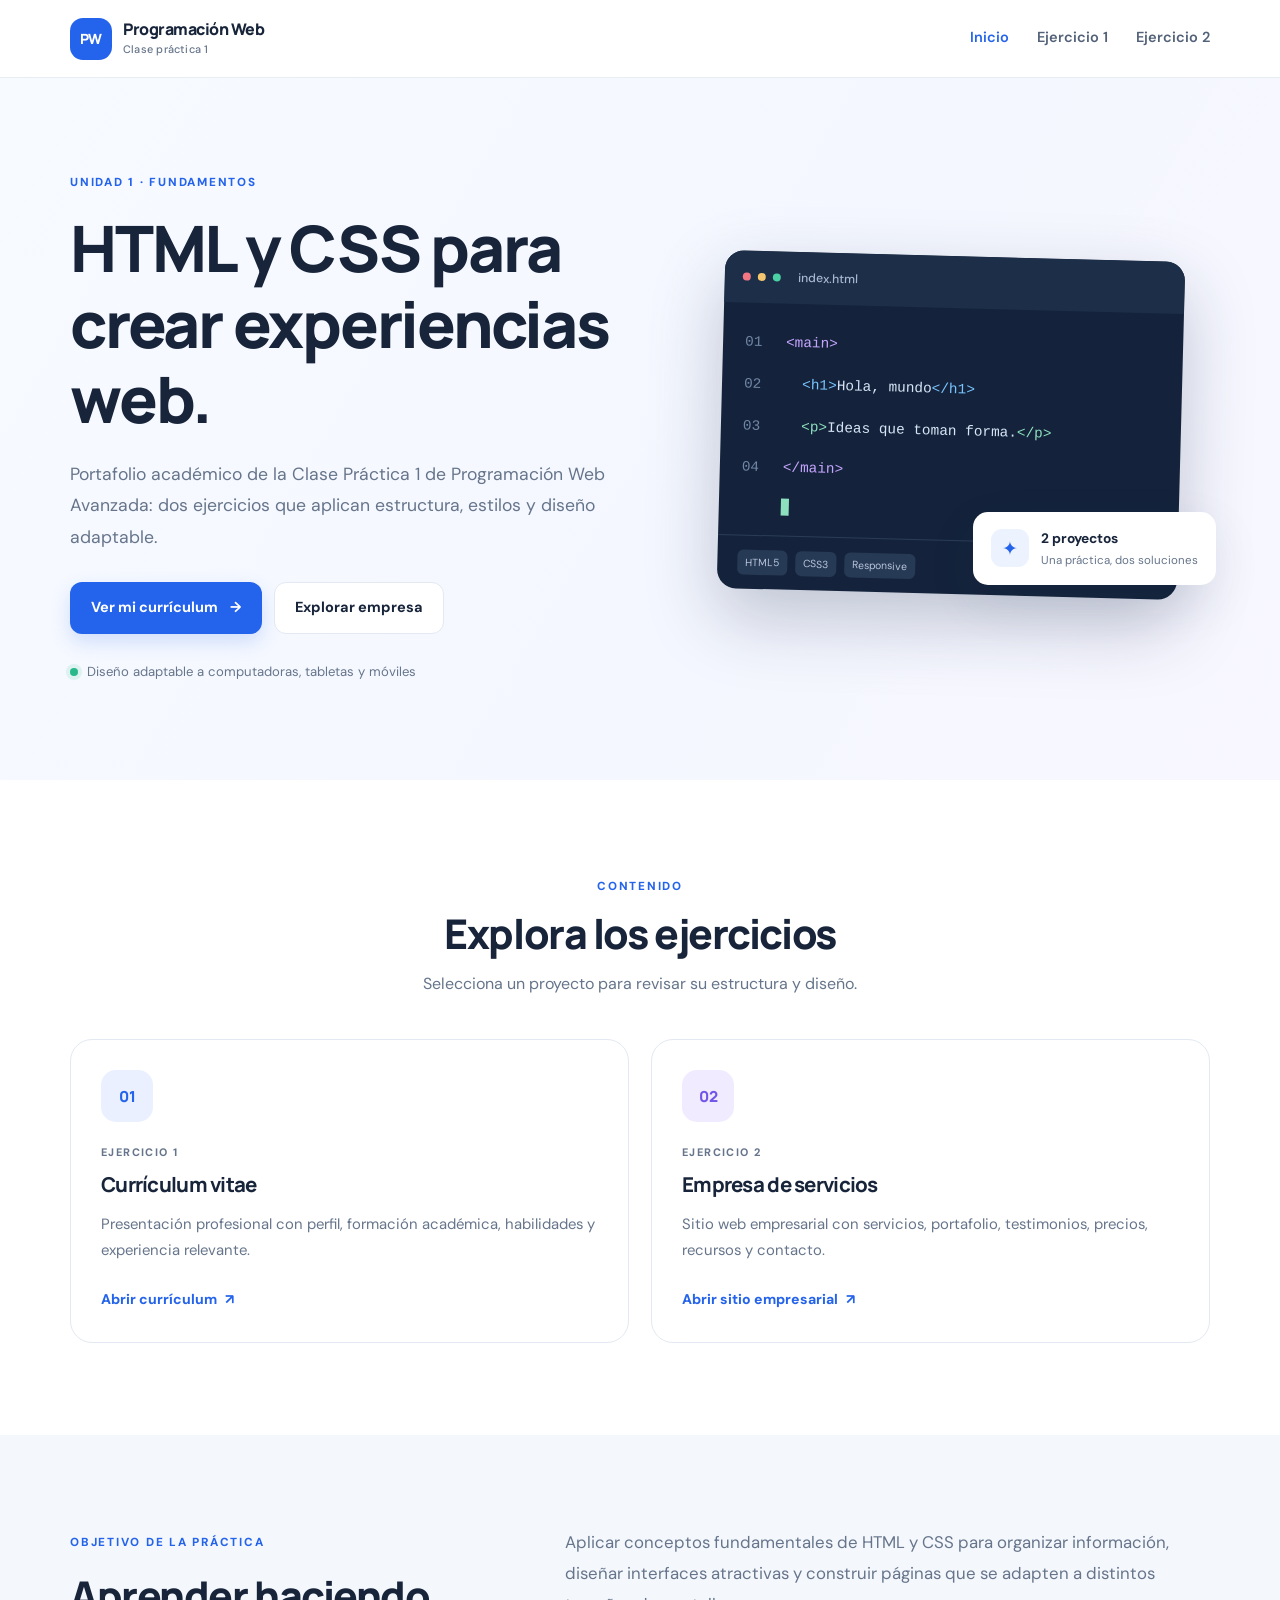
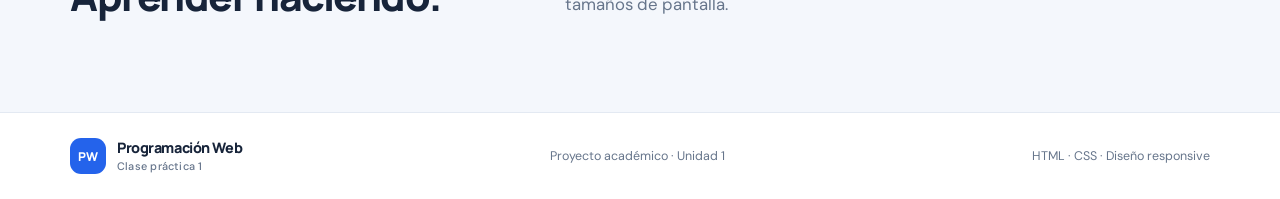
<file: index.html>
<!DOCTYPE html>
<html lang="es">
<head>
  <meta charset="UTF-8">
  <meta name="viewport" content="width=device-width, initial-scale=1.0">
  <meta name="description" content="Portada de la Clase Práctica 1 de Programación Web Avanzada.">
  <title>Clase Práctica 1 | Programación Web Avanzada</title>
  <link rel="stylesheet" href="css/styles.css">
</head>
<body>
  <header class="site-header">
    <nav class="nav container" aria-label="Navegación principal">
      <a class="brand" href="index.html"><span class="brand-mark">PW</span><span>Programación Web<small>Clase práctica 1</small></span></a>
      <button class="nav-toggle" aria-label="Abrir menú" aria-expanded="false">☰</button>
      <div class="nav-links">
        <a class="active" href="index.html">Inicio</a>
        <a href="ej01.html">Ejercicio 1</a>
        <a href="eje02.html">Ejercicio 2</a>
      </div>
    </nav>
  </header>

  <main>
    <section class="hero hero-home">
      <div class="container hero-grid">
        <div class="hero-copy">
          <span class="eyebrow">UNIDAD 1 · FUNDAMENTOS</span>
          <h1>HTML y CSS para crear experiencias web.</h1>
          <p class="lead">Portafolio académico de la Clase Práctica 1 de Programación Web Avanzada: dos ejercicios que aplican estructura, estilos y diseño adaptable.</p>
          <div class="hero-actions">
            <a class="btn btn-primary" href="ej01.html">Ver mi currículum <span>→</span></a>
            <a class="btn btn-secondary" href="eje02.html">Explorar empresa</a>
          </div>
          <div class="hero-note"><span class="status-dot"></span> Diseño adaptable a computadoras, tabletas y móviles</div>
        </div>
        <div class="hero-visual" aria-label="Tarjeta ilustrativa de código web">
          <div class="code-window">
            <div class="window-top"><span></span><span></span><span></span><b>index.html</b></div>
            <div class="code-lines">
              <p><i>01</i> <span class="code-purple">&lt;main&gt;</span></p>
              <p><i>02</i> &nbsp;&nbsp;<span class="code-blue">&lt;h1&gt;</span>Hola, mundo<span class="code-blue">&lt;/h1&gt;</span></p>
              <p><i>03</i> &nbsp;&nbsp;<span class="code-green">&lt;p&gt;</span>Ideas que toman forma.<span class="code-green">&lt;/p&gt;</span></p>
              <p><i>04</i> <span class="code-purple">&lt;/main&gt;</span></p>
              <div class="code-cursor"></div>
            </div>
            <div class="code-footer"><span>HTML5</span><span>CSS3</span><span>Responsive</span></div>
          </div>
          <div class="floating-card"><span class="floating-icon">✦</span><div><strong>2 proyectos</strong><small>Una práctica, dos soluciones</small></div></div>
        </div>
      </div>
    </section>

    <section class="section container">
      <div class="section-heading">
        <span class="eyebrow">CONTENIDO</span>
        <h2>Explora los ejercicios</h2>
        <p>Selecciona un proyecto para revisar su estructura y diseño.</p>
      </div>
      <div class="project-grid">
        <article class="project-card">
          <div class="project-icon icon-blue">01</div>
          <span class="card-kicker">EJERCICIO 1</span>
          <h3>Currículum vitae</h3>
          <p>Presentación profesional con perfil, formación académica, habilidades y experiencia relevante.</p>
          <a class="text-link" href="ej01.html">Abrir currículum <span>↗</span></a>
        </article>
        <article class="project-card">
          <div class="project-icon icon-violet">02</div>
          <span class="card-kicker">EJERCICIO 2</span>
          <h3>Empresa de servicios</h3>
          <p>Sitio web empresarial con servicios, portafolio, testimonios, precios, recursos y contacto.</p>
          <a class="text-link" href="eje02.html">Abrir sitio empresarial <span>↗</span></a>
        </article>
      </div>
    </section>
    <section class="section section-soft">
      <div class="container outcome-grid">
        <div><span class="eyebrow">OBJETIVO DE LA PRÁCTICA</span><h2>Aprender haciendo.</h2></div>
        <p>Aplicar conceptos fundamentales de HTML y CSS para organizar información, diseñar interfaces atractivas y construir páginas que se adapten a distintos tamaños de pantalla.</p>
      </div>
    </section>
  </main>
  <footer class="site-footer"><div class="container footer-inner"><a class="brand footer-brand" href="index.html"><span class="brand-mark">PW</span><span>Programación Web<small>Clase práctica 1</small></span></a><p>Proyecto académico · Unidad 1</p><span>HTML · CSS · Diseño responsive</span></div></footer>
  <script src="js/main.js"></script>
</body>
</html>
</file>
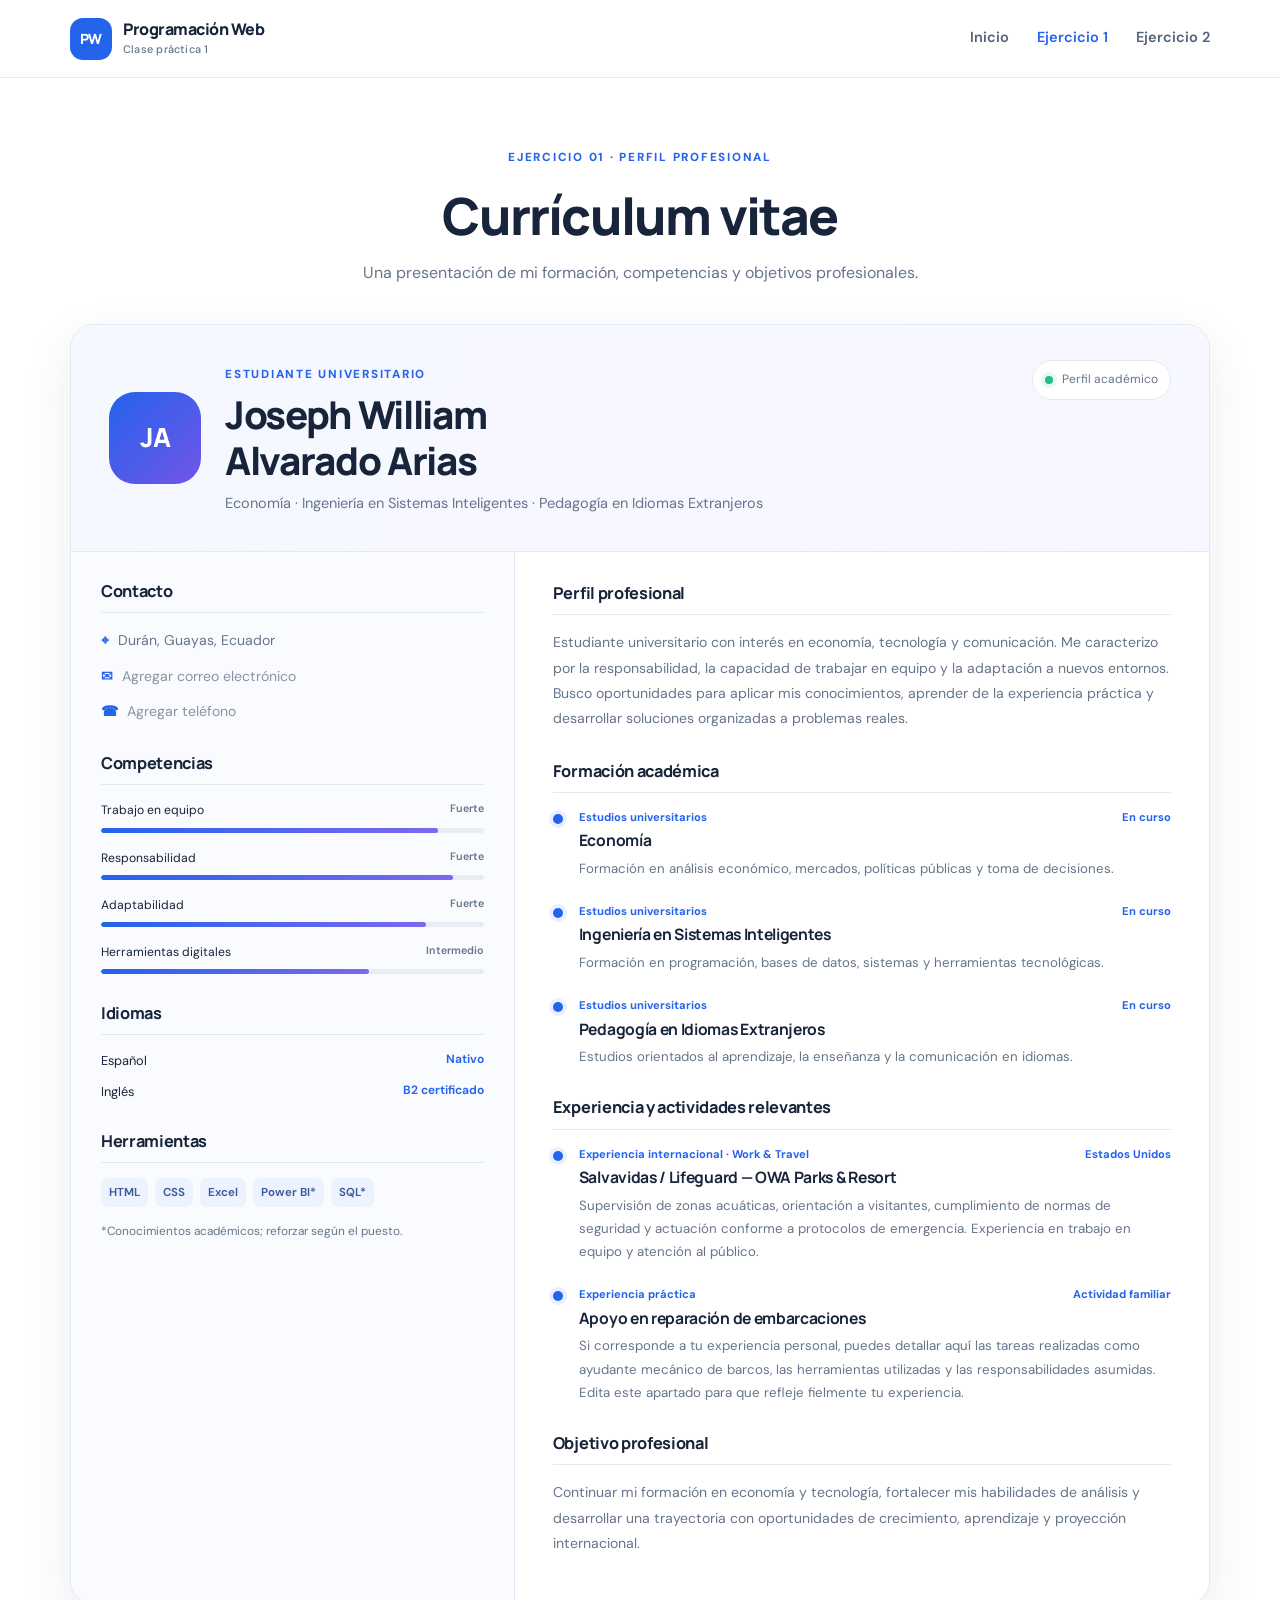
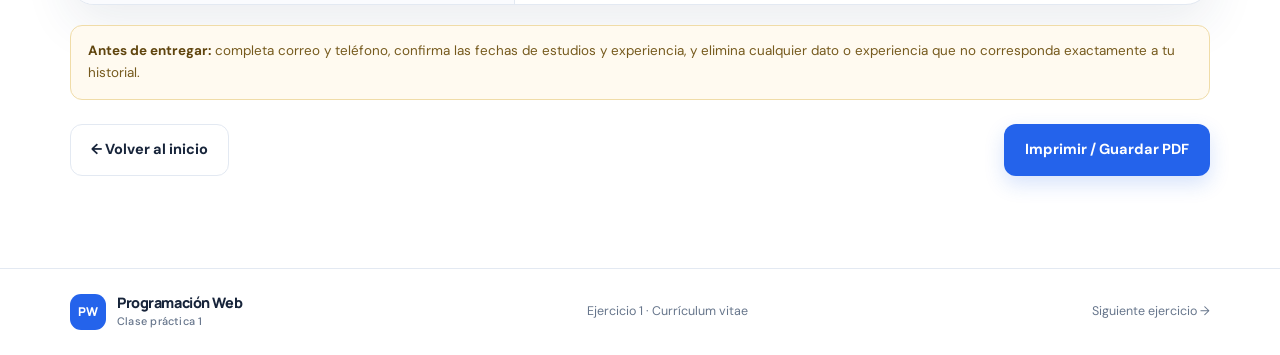
<file: ej01.html>
<!DOCTYPE html>
<html lang="es">
<head>
  <meta charset="UTF-8">
  <meta name="viewport" content="width=device-width, initial-scale=1.0">
  <meta name="description" content="Currículum vitae académico y profesional de Joseph William Alvarado Arias.">
  <title>Currículum Vitae | Joseph Alvarado</title>
  <link rel="stylesheet" href="css/styles.css">
</head>
<body>
  <header class="site-header">
    <nav class="nav container" aria-label="Navegación principal">
      <a class="brand" href="index.html"><span class="brand-mark">PW</span><span>Programación Web<small>Clase práctica 1</small></span></a>
      <button class="nav-toggle" aria-label="Abrir menú" aria-expanded="false">☰</button>
      <div class="nav-links"><a href="index.html">Inicio</a><a class="active" href="ej01.html">Ejercicio 1</a><a href="eje02.html">Ejercicio 2</a></div>
    </nav>
  </header>
  <main class="section container cv-page">
    <div class="page-intro"><span class="eyebrow">EJERCICIO 01 · PERFIL PROFESIONAL</span><h1>Currículum vitae</h1><p>Una presentación de mi formación, competencias y objetivos profesionales.</p></div>
    <article class="cv-card">
      <div class="cv-top">
        <div class="avatar" aria-hidden="true">JA</div>
        <div class="cv-identity"><span class="eyebrow">ESTUDIANTE UNIVERSITARIO</span><h2>Joseph William<br>Alvarado Arias</h2><p>Economía · Ingeniería en Sistemas Inteligentes · Pedagogía en Idiomas Extranjeros</p></div>
        <div class="cv-badge"><span class="status-dot"></span> Perfil académico</div>
      </div>
      <div class="cv-content">
        <aside class="cv-sidebar">
          <section class="cv-section"><h3>Contacto</h3><p class="contact-line"><span>⌖</span> Durán, Guayas, Ecuador</p><p class="contact-line"><span>✉</span> <em>Agregar correo electrónico</em></p><p class="contact-line"><span>☎</span> <em>Agregar teléfono</em></p></section>
          <section class="cv-section"><h3>Competencias</h3><div class="skill"><div><span>Trabajo en equipo</span><b>Fuerte</b></div><span class="skill-track"><i style="width:88%"></i></span></div><div class="skill"><div><span>Responsabilidad</span><b>Fuerte</b></div><span class="skill-track"><i style="width:92%"></i></span></div><div class="skill"><div><span>Adaptabilidad</span><b>Fuerte</b></div><span class="skill-track"><i style="width:85%"></i></span></div><div class="skill"><div><span>Herramientas digitales</span><b>Intermedio</b></div><span class="skill-track"><i style="width:70%"></i></span></div></section>
          <section class="cv-section"><h3>Idiomas</h3><div class="language-row"><span>Español</span><b>Nativo</b></div><div class="language-row"><span>Inglés</span><b>B2 certificado</b></div></section>
          <section class="cv-section"><h3>Herramientas</h3><div class="tag-list"><span>HTML</span><span>CSS</span><span>Excel</span><span>Power BI*</span><span>SQL*</span></div><small class="muted">*Conocimientos académicos; reforzar según el puesto.</small></section>
        </aside>
        <div class="cv-main">
          <section class="cv-section"><h3>Perfil profesional</h3><p>Estudiante universitario con interés en economía, tecnología y comunicación. Me caracterizo por la responsabilidad, la capacidad de trabajar en equipo y la adaptación a nuevos entornos. Busco oportunidades para aplicar mis conocimientos, aprender de la experiencia práctica y desarrollar soluciones organizadas a problemas reales.</p></section>
          <section class="cv-section"><h3>Formación académica</h3>
            <div class="timeline-item"><span class="timeline-dot"></span><div><div class="timeline-meta"><span>Estudios universitarios</span><span>En curso</span></div><h4>Economía</h4><p>Formación en análisis económico, mercados, políticas públicas y toma de decisiones.</p></div></div>
            <div class="timeline-item"><span class="timeline-dot"></span><div><div class="timeline-meta"><span>Estudios universitarios</span><span>En curso</span></div><h4>Ingeniería en Sistemas Inteligentes</h4><p>Formación en programación, bases de datos, sistemas y herramientas tecnológicas.</p></div></div>
            <div class="timeline-item"><span class="timeline-dot"></span><div><div class="timeline-meta"><span>Estudios universitarios</span><span>En curso</span></div><h4>Pedagogía en Idiomas Extranjeros</h4><p>Estudios orientados al aprendizaje, la enseñanza y la comunicación en idiomas.</p></div></div>
          </section>
          <section class="cv-section"><h3>Experiencia y actividades relevantes</h3>
            <div class="timeline-item"><span class="timeline-dot"></span><div><div class="timeline-meta"><span>Experiencia internacional · Work & Travel</span><span>Estados Unidos</span></div><h4>Salvavidas / Lifeguard — OWA Parks & Resort</h4><p>Supervisión de zonas acuáticas, orientación a visitantes, cumplimiento de normas de seguridad y actuación conforme a protocolos de emergencia. Experiencia en trabajo en equipo y atención al público.</p></div></div>
            <div class="timeline-item"><span class="timeline-dot"></span><div><div class="timeline-meta"><span>Experiencia práctica</span><span>Actividad familiar</span></div><h4>Apoyo en reparación de embarcaciones</h4><p>Si corresponde a tu experiencia personal, puedes detallar aquí las tareas realizadas como ayudante mecánico de barcos, las herramientas utilizadas y las responsabilidades asumidas. Edita este apartado para que refleje fielmente tu experiencia.</p></div></div>
          </section>
          <section class="cv-section"><h3>Objetivo profesional</h3><p>Continuar mi formación en economía y tecnología, fortalecer mis habilidades de análisis y desarrollar una trayectoria con oportunidades de crecimiento, aprendizaje y proyección internacional.</p></section>
        </div>
      </div>
    </article>
    <div class="notice"><strong>Antes de entregar:</strong> completa correo y teléfono, confirma las fechas de estudios y experiencia, y elimina cualquier dato o experiencia que no corresponda exactamente a tu historial.</div>
    <div class="page-actions"><a class="btn btn-secondary" href="index.html">← Volver al inicio</a><button class="btn btn-primary" onclick="window.print()">Imprimir / Guardar PDF</button></div>
  </main>
  <footer class="site-footer"><div class="container footer-inner"><a class="brand footer-brand" href="index.html"><span class="brand-mark">PW</span><span>Programación Web<small>Clase práctica 1</small></span></a><p>Ejercicio 1 · Currículum vitae</p><a href="eje02.html">Siguiente ejercicio →</a></div></footer>
  <script src="js/main.js"></script>
</body>
</html>
</file>
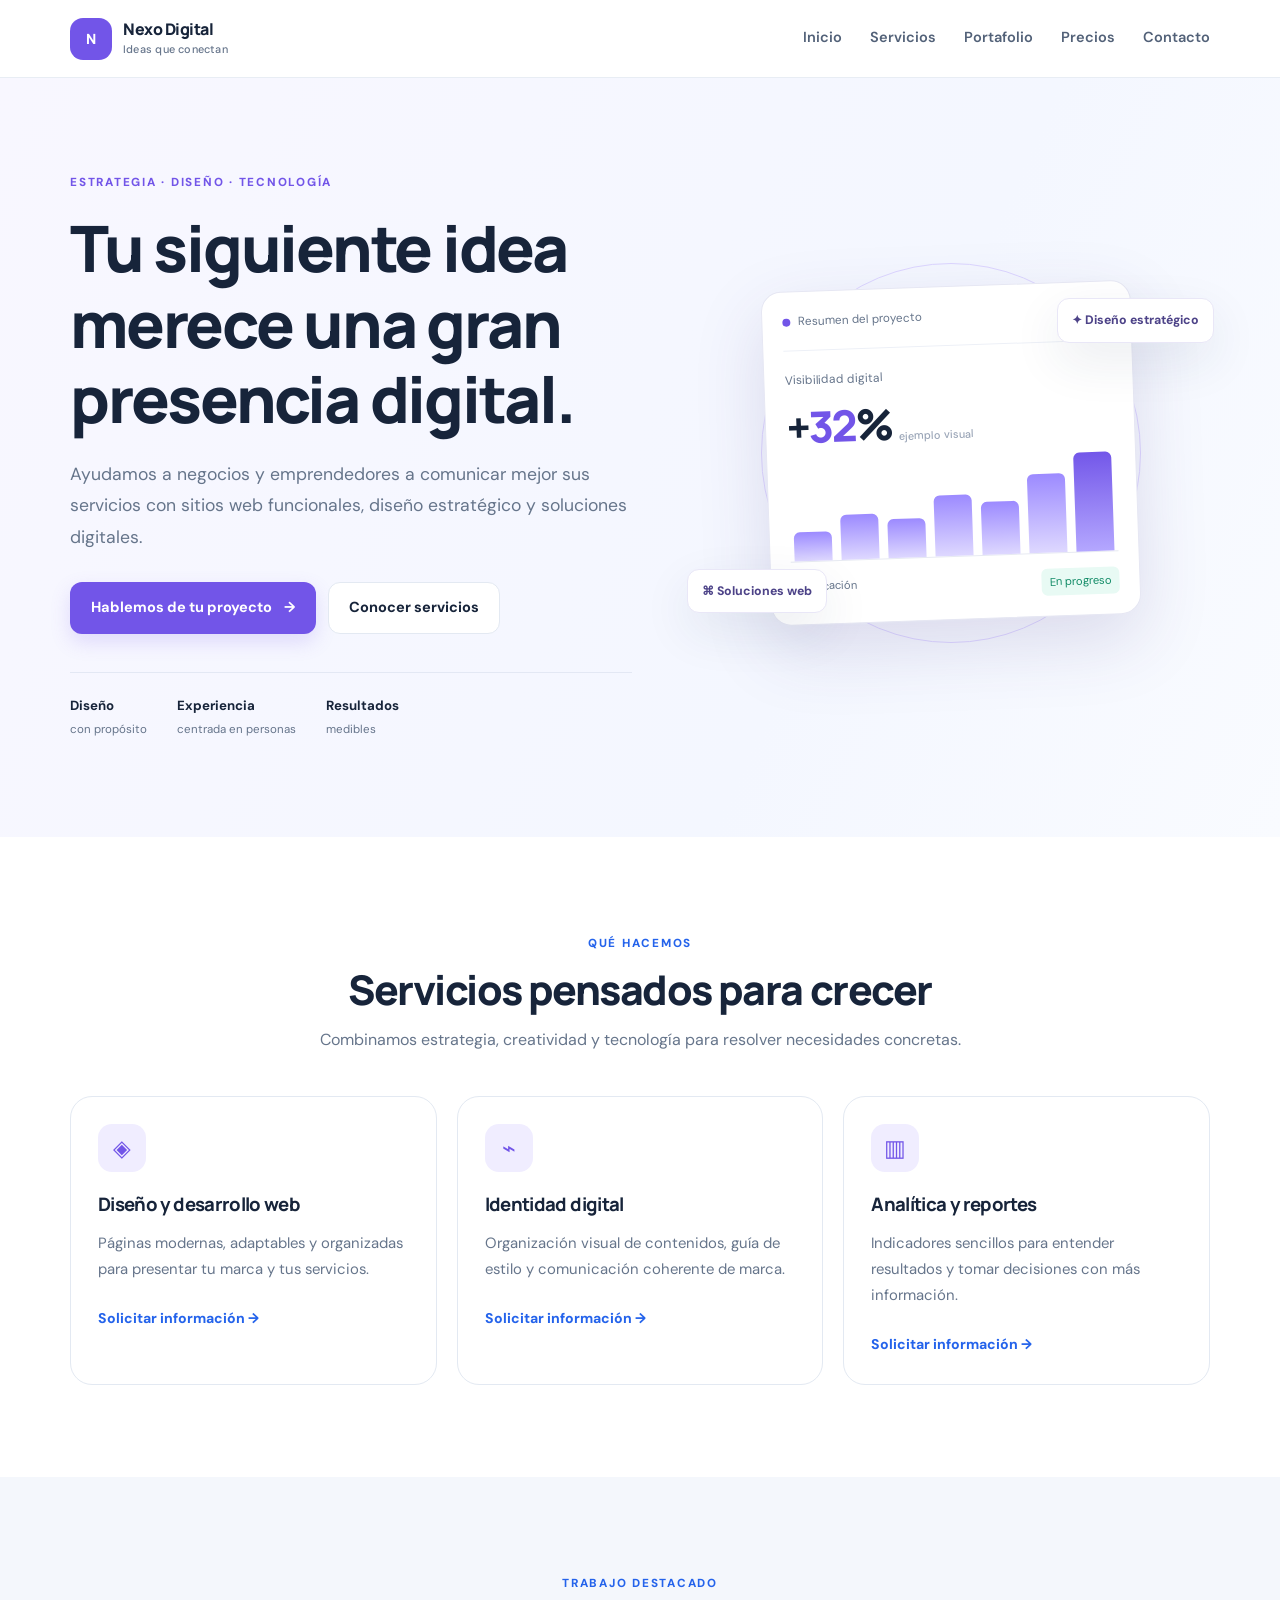
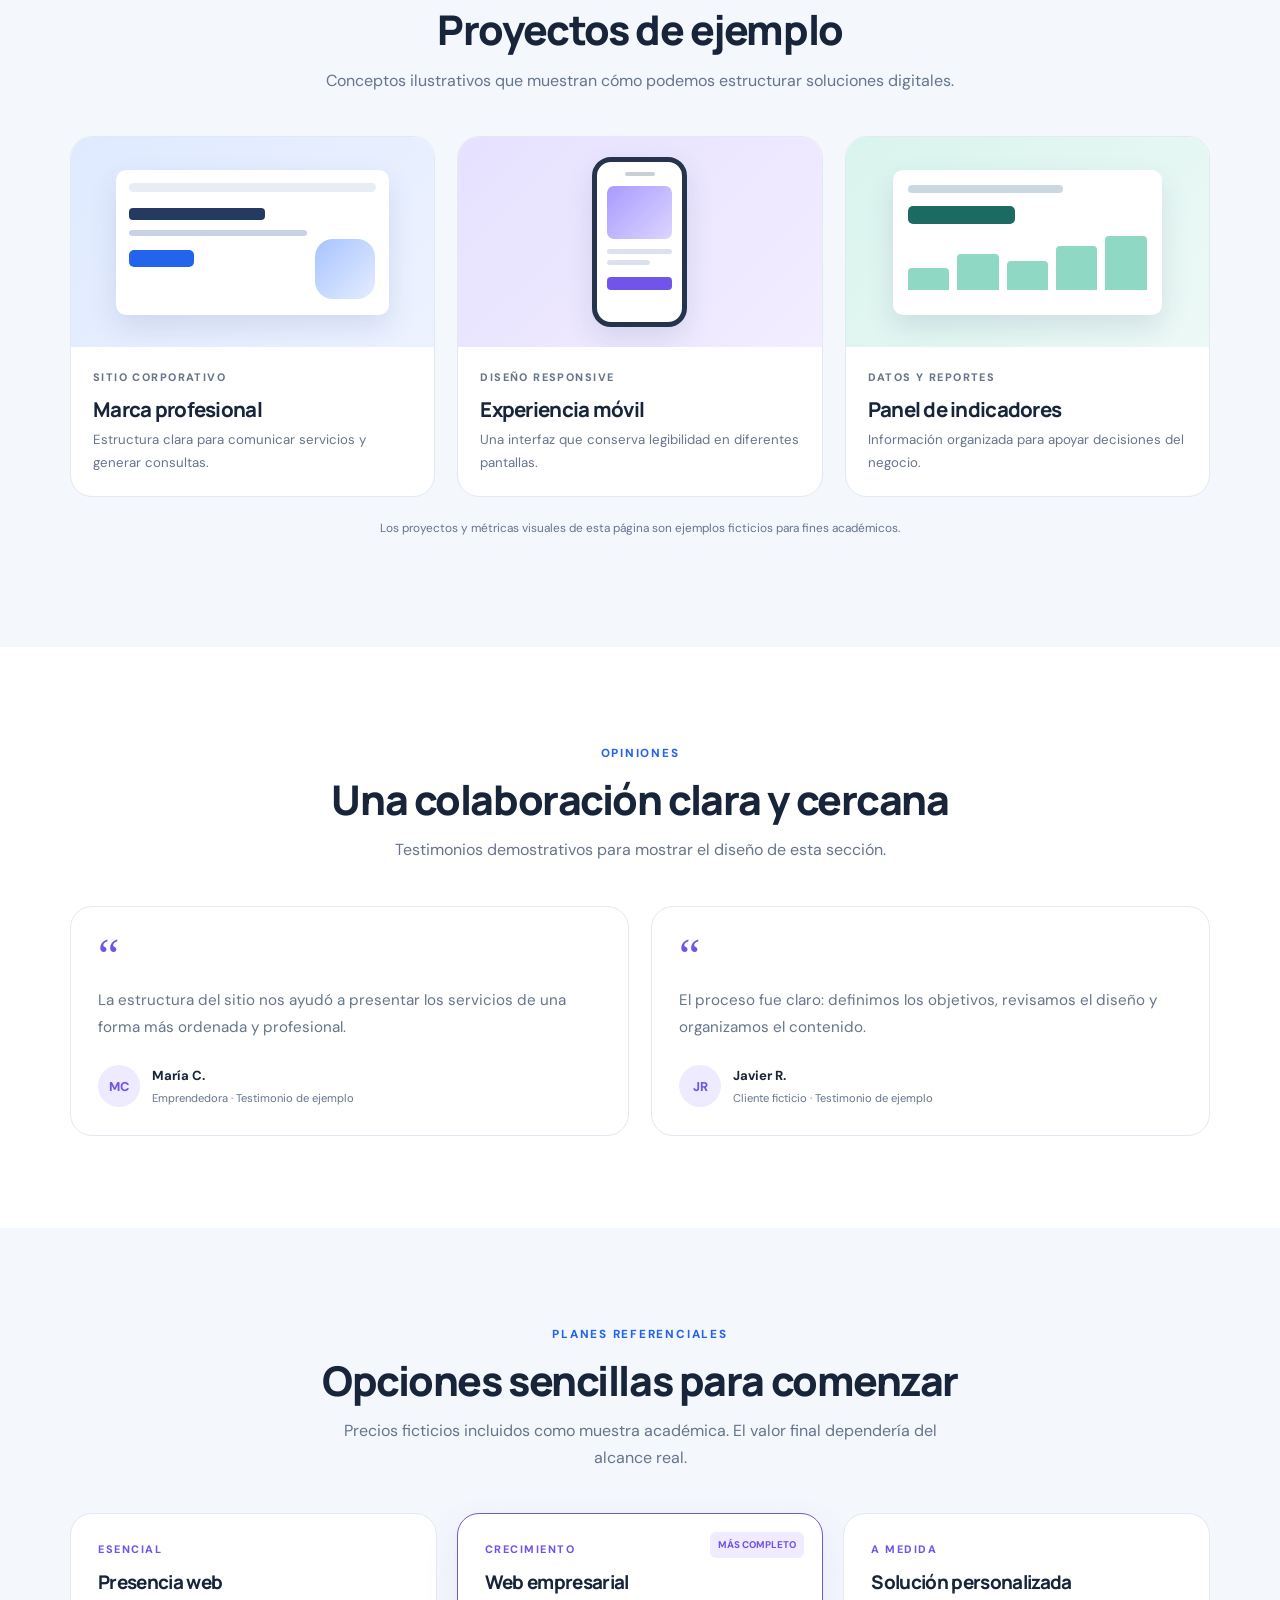
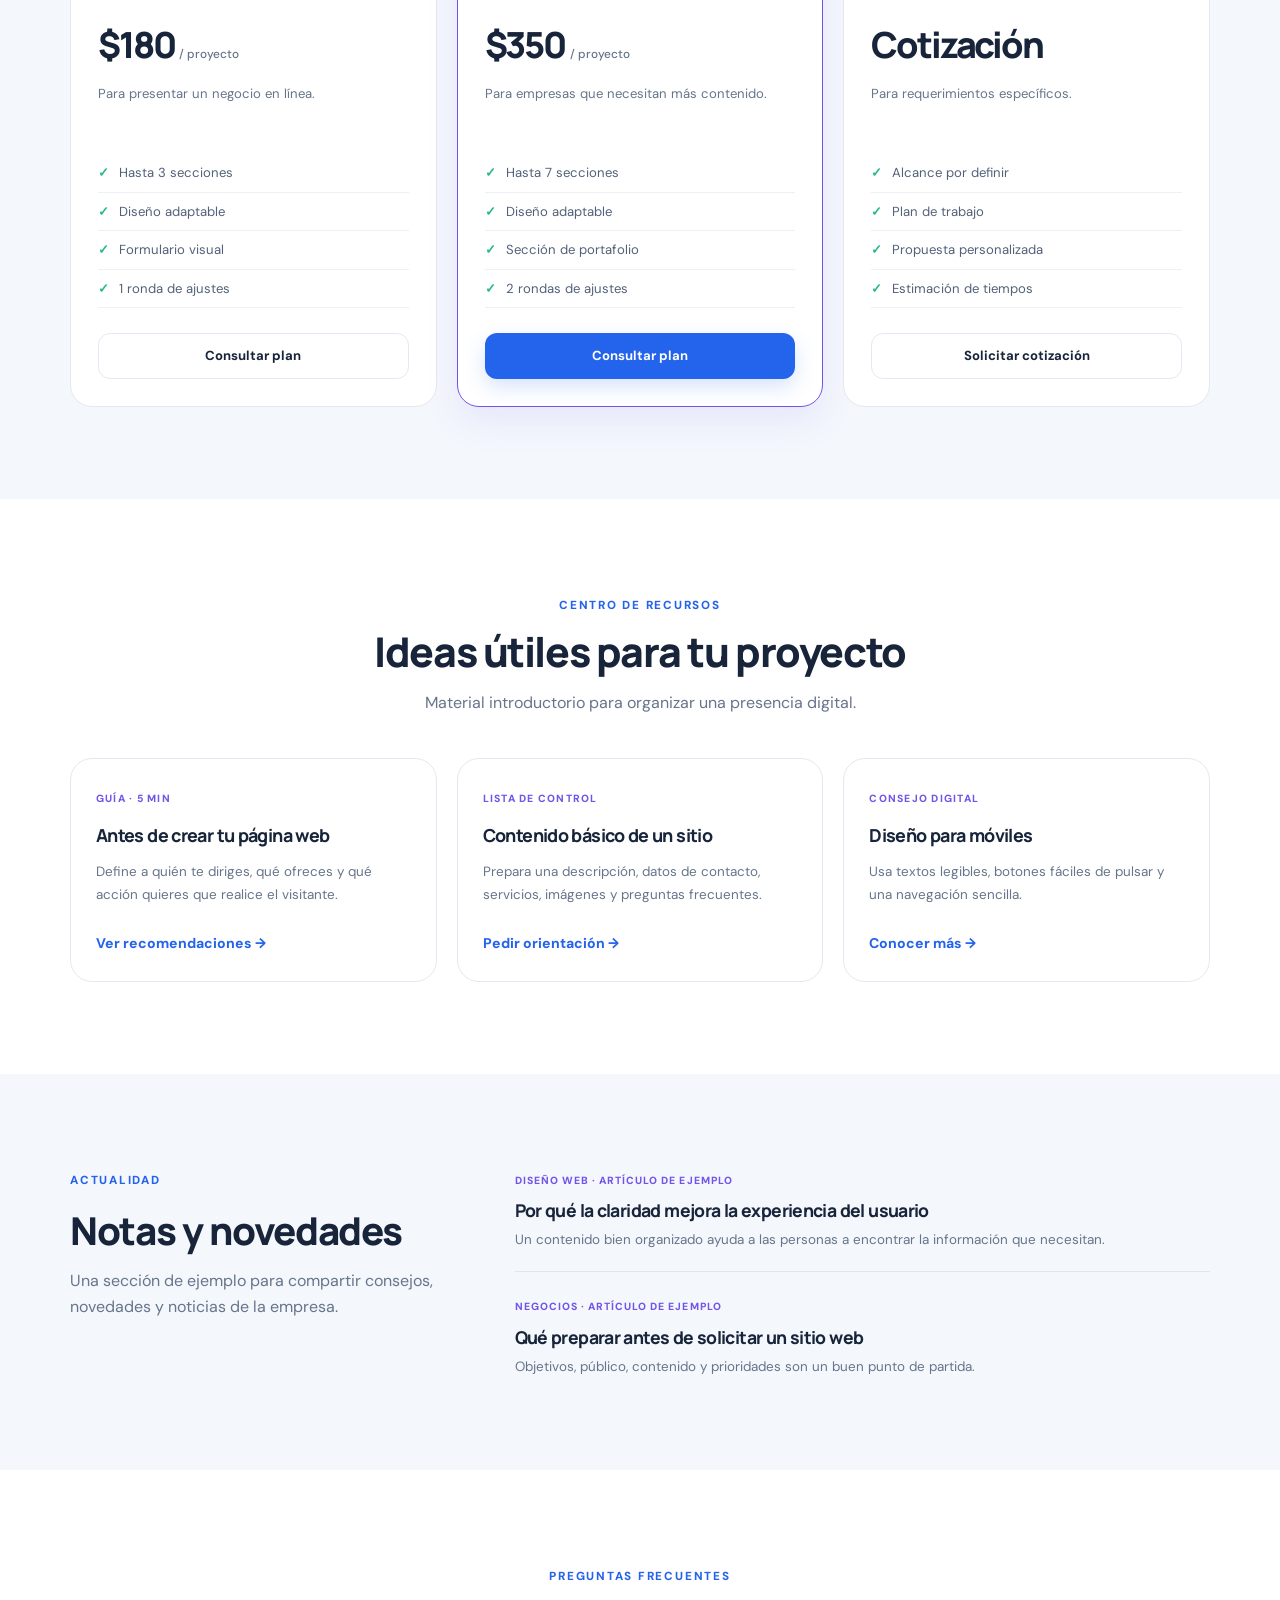
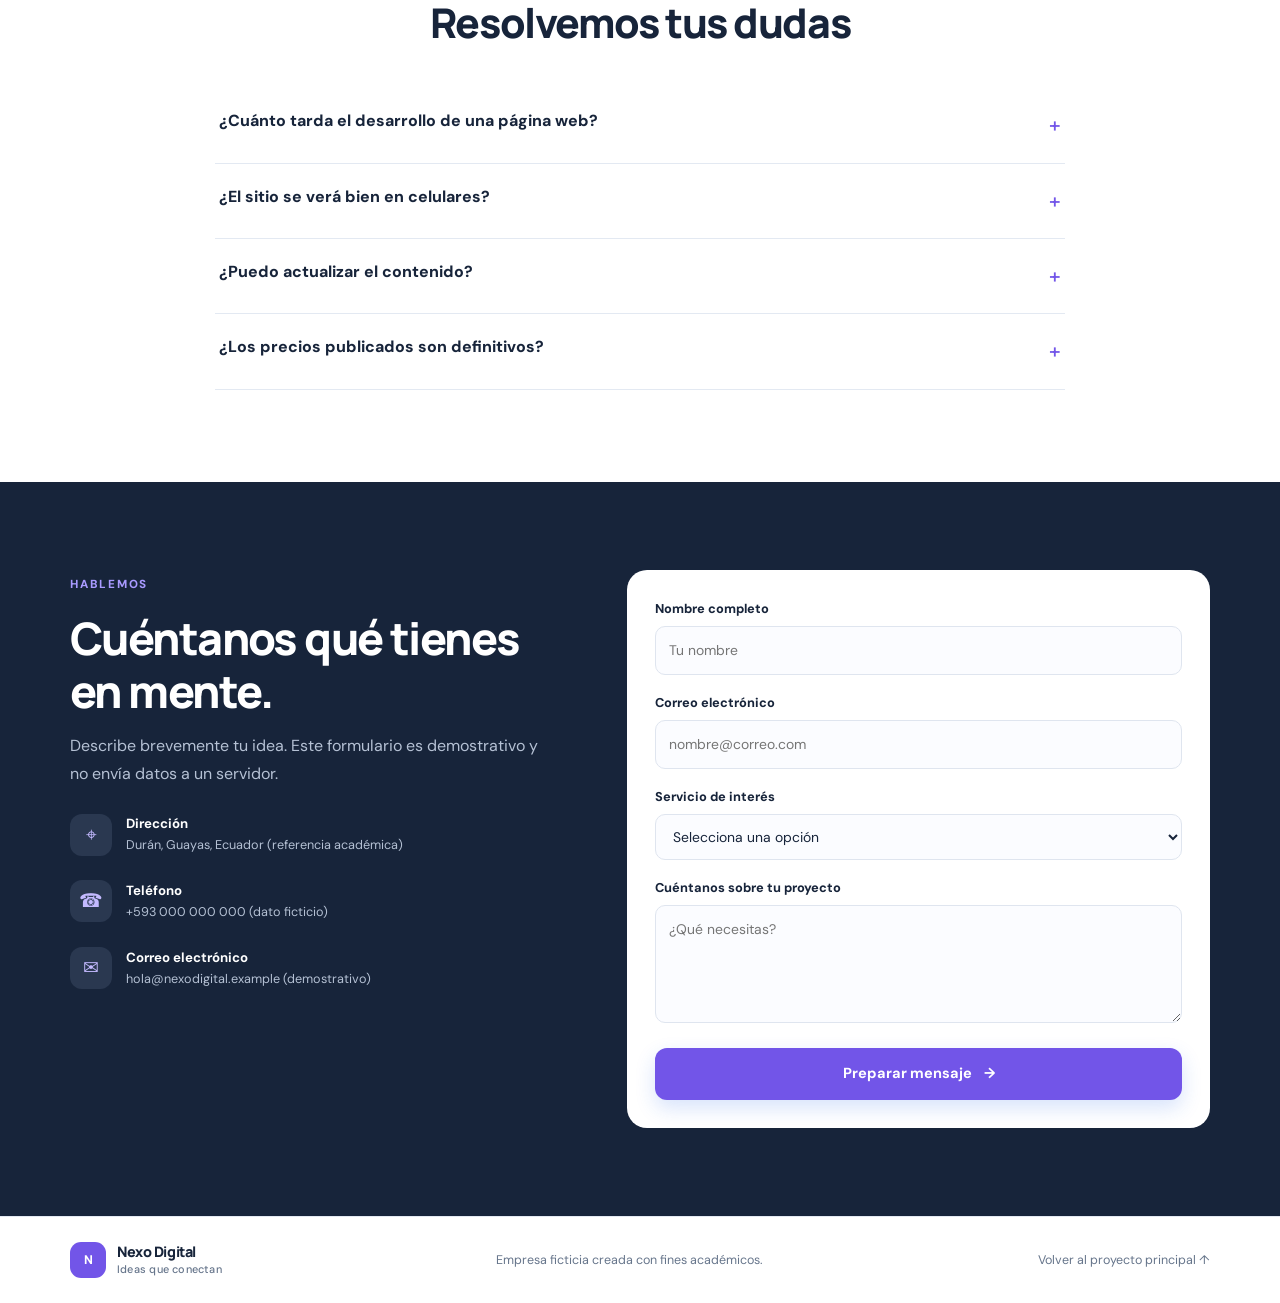
<file: eje02.html>
<!DOCTYPE html>
<html lang="es">
<head>
  <meta charset="UTF-8">
  <meta name="viewport" content="width=device-width, initial-scale=1.0">
  <meta name="description" content="Nexo Digital: ejemplo académico de una empresa de servicios digitales.">
  <title>Nexo Digital | Soluciones digitales</title>
  <link rel="stylesheet" href="css/styles.css">
</head>
<body>
  <header class="site-header">
    <nav class="nav container" aria-label="Navegación principal">
      <a class="brand" href="index.html"><span class="brand-mark brand-mark-violet">N</span><span>Nexo Digital<small>Ideas que conectan</small></span></a>
      <button class="nav-toggle" aria-label="Abrir menú" aria-expanded="false">☰</button>
      <div class="nav-links"><a href="#inicio">Inicio</a><a href="#servicios">Servicios</a><a href="#portafolio">Portafolio</a><a href="#precios">Precios</a><a href="#contacto">Contacto</a></div>
    </nav>
  </header>
  <main>
    <section id="inicio" class="hero company-hero">
      <div class="container hero-grid">
        <div class="hero-copy">
          <span class="eyebrow">ESTRATEGIA · DISEÑO · TECNOLOGÍA</span>
          <h1>Tu siguiente idea merece una gran presencia digital.</h1>
          <p class="lead">Ayudamos a negocios y emprendedores a comunicar mejor sus servicios con sitios web funcionales, diseño estratégico y soluciones digitales.</p>
          <div class="hero-actions"><a class="btn btn-primary" href="#contacto">Hablemos de tu proyecto <span>→</span></a><a class="btn btn-secondary" href="#servicios">Conocer servicios</a></div>
          <div class="company-proof"><div><strong>Diseño</strong><small>con propósito</small></div><div><strong>Experiencia</strong><small>centrada en personas</small></div><div><strong>Resultados</strong><small>medibles</small></div></div>
        </div>
        <div class="company-art">
          <div class="orbit orbit-one"></div><div class="orbit orbit-two"></div>
          <div class="dashboard-card"><div class="dash-top"><span class="dash-dot"></span><span>Resumen del proyecto</span><span class="dash-menu">•••</span></div><div class="dash-label">Visibilidad digital</div><div class="dash-number">+<span>32</span>% <small>ejemplo visual</small></div><div class="chart-bars"><i style="height:30%"></i><i style="height:46%"></i><i style="height:40%"></i><i style="height:62%"></i><i style="height:54%"></i><i style="height:80%"></i><i style="height:100%"></i></div><div class="dash-bottom"><span>Planificación</span><span class="dash-pill">En progreso</span></div></div>
          <div class="art-chip chip-top">✦ Diseño estratégico</div><div class="art-chip chip-bottom">⌘ Soluciones web</div>
        </div>
      </div>
    </section>

    <section id="servicios" class="section container">
      <div class="section-heading"><span class="eyebrow">QUÉ HACEMOS</span><h2>Servicios pensados para crecer</h2><p>Combinamos estrategia, creatividad y tecnología para resolver necesidades concretas.</p></div>
      <div class="service-grid">
        <article class="service-card"><div class="service-icon">◈</div><h3>Diseño y desarrollo web</h3><p>Páginas modernas, adaptables y organizadas para presentar tu marca y tus servicios.</p><a href="#contacto" class="text-link">Solicitar información →</a></article>
        <article class="service-card"><div class="service-icon">⌁</div><h3>Identidad digital</h3><p>Organización visual de contenidos, guía de estilo y comunicación coherente de marca.</p><a href="#contacto" class="text-link">Solicitar información →</a></article>
        <article class="service-card"><div class="service-icon">▥</div><h3>Analítica y reportes</h3><p>Indicadores sencillos para entender resultados y tomar decisiones con más información.</p><a href="#contacto" class="text-link">Solicitar información →</a></article>
      </div>
    </section>

    <section id="portafolio" class="section section-soft">
      <div class="container"><div class="section-heading"><span class="eyebrow">TRABAJO DESTACADO</span><h2>Proyectos de ejemplo</h2><p>Conceptos ilustrativos que muestran cómo podemos estructurar soluciones digitales.</p></div>
        <div class="portfolio-grid">
          <article class="portfolio-card"><div class="portfolio-visual visual-one"><div class="mini-browser"><div class="mini-nav"></div><div class="mini-title"></div><div class="mini-text"></div><div class="mini-button"></div><div class="mini-shape"></div></div></div><div class="portfolio-info"><span class="card-kicker">SITIO CORPORATIVO</span><h3>Marca profesional</h3><p>Estructura clara para comunicar servicios y generar consultas.</p></div></article>
          <article class="portfolio-card"><div class="portfolio-visual visual-two"><div class="mini-phone"><div class="phone-top"></div><div class="phone-image"></div><div class="phone-line"></div><div class="phone-line short"></div><div class="phone-button"></div></div></div><div class="portfolio-info"><span class="card-kicker">DISEÑO RESPONSIVE</span><h3>Experiencia móvil</h3><p>Una interfaz que conserva legibilidad en diferentes pantallas.</p></div></article>
          <article class="portfolio-card"><div class="portfolio-visual visual-three"><div class="report-card"><div class="report-head"></div><div class="report-metric"></div><div class="report-bars"><i></i><i></i><i></i><i></i><i></i></div></div></div><div class="portfolio-info"><span class="card-kicker">DATOS Y REPORTES</span><h3>Panel de indicadores</h3><p>Información organizada para apoyar decisiones del negocio.</p></div></article>
        </div>
        <p class="small-note">Los proyectos y métricas visuales de esta página son ejemplos ficticios para fines académicos.</p>
      </div>
    </section>

    <section class="section container testimonials">
      <div class="section-heading"><span class="eyebrow">OPINIONES</span><h2>Una colaboración clara y cercana</h2><p>Testimonios demostrativos para mostrar el diseño de esta sección.</p></div>
      <div class="testimonial-grid">
        <blockquote class="testimonial-card"><div class="quote-mark">“</div><p>La estructura del sitio nos ayudó a presentar los servicios de una forma más ordenada y profesional.</p><div class="testimonial-person"><div class="person-avatar">MC</div><div><strong>María C.</strong><small>Emprendedora · Testimonio de ejemplo</small></div></div></blockquote>
        <blockquote class="testimonial-card"><div class="quote-mark">“</div><p>El proceso fue claro: definimos los objetivos, revisamos el diseño y organizamos el contenido.</p><div class="testimonial-person"><div class="person-avatar">JR</div><div><strong>Javier R.</strong><small>Cliente ficticio · Testimonio de ejemplo</small></div></div></blockquote>
      </div>
    </section>

    <section id="precios" class="section section-soft">
      <div class="container"><div class="section-heading"><span class="eyebrow">PLANES REFERENCIALES</span><h2>Opciones sencillas para comenzar</h2><p>Precios ficticios incluidos como muestra académica. El valor final dependería del alcance real.</p></div>
        <div class="pricing-grid">
          <article class="price-card"><span class="plan-label">ESENCIAL</span><h3>Presencia web</h3><p class="price">$180 <small>/ proyecto</small></p><p class="price-desc">Para presentar un negocio en línea.</p><ul><li>Hasta 3 secciones</li><li>Diseño adaptable</li><li>Formulario visual</li><li>1 ronda de ajustes</li></ul><a class="btn btn-secondary btn-full" href="#contacto">Consultar plan</a></article>
          <article class="price-card price-featured"><span class="featured-label">MÁS COMPLETO</span><span class="plan-label">CRECIMIENTO</span><h3>Web empresarial</h3><p class="price">$350 <small>/ proyecto</small></p><p class="price-desc">Para empresas que necesitan más contenido.</p><ul><li>Hasta 7 secciones</li><li>Diseño adaptable</li><li>Sección de portafolio</li><li>2 rondas de ajustes</li></ul><a class="btn btn-primary btn-full" href="#contacto">Consultar plan</a></article>
          <article class="price-card"><span class="plan-label">A MEDIDA</span><h3>Solución personalizada</h3><p class="price">Cotización</p><p class="price-desc">Para requerimientos específicos.</p><ul><li>Alcance por definir</li><li>Plan de trabajo</li><li>Propuesta personalizada</li><li>Estimación de tiempos</li></ul><a class="btn btn-secondary btn-full" href="#contacto">Solicitar cotización</a></article>
        </div>
      </div>
    </section>

    <section id="recursos" class="section container">
      <div class="section-heading"><span class="eyebrow">CENTRO DE RECURSOS</span><h2>Ideas útiles para tu proyecto</h2><p>Material introductorio para organizar una presencia digital.</p></div>
      <div class="resource-grid"><article class="resource-card"><span class="resource-type">GUÍA · 5 MIN</span><h3>Antes de crear tu página web</h3><p>Define a quién te diriges, qué ofreces y qué acción quieres que realice el visitante.</p><a class="text-link" href="#faq">Ver recomendaciones →</a></article><article class="resource-card"><span class="resource-type">LISTA DE CONTROL</span><h3>Contenido básico de un sitio</h3><p>Prepara una descripción, datos de contacto, servicios, imágenes y preguntas frecuentes.</p><a class="text-link" href="#contacto">Pedir orientación →</a></article><article class="resource-card"><span class="resource-type">CONSEJO DIGITAL</span><h3>Diseño para móviles</h3><p>Usa textos legibles, botones fáciles de pulsar y una navegación sencilla.</p><a class="text-link" href="#contacto">Conocer más →</a></article></div>
    </section>

    <section class="section section-soft" id="noticias">
      <div class="container news-layout"><div><span class="eyebrow">ACTUALIDAD</span><h2>Notas y novedades</h2><p>Una sección de ejemplo para compartir consejos, novedades y noticias de la empresa.</p></div><div class="news-list"><article><span>DISEÑO WEB · ARTÍCULO DE EJEMPLO</span><h3>Por qué la claridad mejora la experiencia del usuario</h3><p>Un contenido bien organizado ayuda a las personas a encontrar la información que necesitan.</p></article><article><span>NEGOCIOS · ARTÍCULO DE EJEMPLO</span><h3>Qué preparar antes de solicitar un sitio web</h3><p>Objetivos, público, contenido y prioridades son un buen punto de partida.</p></article></div></div>
    </section>

    <section id="faq" class="section container">
      <div class="section-heading"><span class="eyebrow">PREGUNTAS FRECUENTES</span><h2>Resolvemos tus dudas</h2></div>
      <div class="faq-list">
        <details><summary>¿Cuánto tarda el desarrollo de una página web?</summary><p>Depende de la cantidad de secciones, el contenido y las funcionalidades. En un proyecto real se define un calendario después de revisar los requisitos.</p></details>
        <details><summary>¿El sitio se verá bien en celulares?</summary><p>El diseño de ejemplo es adaptable. Antes de publicar un sitio real, conviene probarlo en diferentes tamaños de pantalla y navegadores.</p></details>
        <details><summary>¿Puedo actualizar el contenido?</summary><p>Sí. La forma de hacerlo dependerá de la tecnología utilizada y del acuerdo definido para el proyecto.</p></details>
        <details><summary>¿Los precios publicados son definitivos?</summary><p>No. Son valores ficticios para esta práctica académica y no constituyen una oferta comercial real.</p></details>
      </div>
    </section>

    <section id="contacto" class="section contact-section">
      <div class="container contact-grid">
        <div class="contact-copy"><span class="eyebrow">HABLEMOS</span><h2>Cuéntanos qué tienes en mente.</h2><p>Describe brevemente tu idea. Este formulario es demostrativo y no envía datos a un servidor.</p>
          <div class="contact-details"><div class="detail-icon">⌖</div><div><strong>Dirección</strong><span>Durán, Guayas, Ecuador (referencia académica)</span></div></div>
          <div class="contact-details"><div class="detail-icon">☎</div><div><strong>Teléfono</strong><span>+593 000 000 000 (dato ficticio)</span></div></div>
          <div class="contact-details"><div class="detail-icon">✉</div><div><strong>Correo electrónico</strong><span>hola@nexodigital.example (demostrativo)</span></div></div>
        </div>
        <form class="contact-form" id="contact-form">
          <div class="form-row"><label for="nombre">Nombre completo</label><input id="nombre" name="nombre" type="text" placeholder="Tu nombre" required></div>
          <div class="form-row"><label for="correo">Correo electrónico</label><input id="correo" name="correo" type="email" placeholder="nombre@correo.com" required></div>
          <div class="form-row"><label for="servicio">Servicio de interés</label><select id="servicio" name="servicio" required><option value="">Selecciona una opción</option><option>Diseño y desarrollo web</option><option>Identidad digital</option><option>Analítica y reportes</option><option>Otro</option></select></div>
          <div class="form-row"><label for="mensaje">Cuéntanos sobre tu proyecto</label><textarea id="mensaje" name="mensaje" rows="4" placeholder="¿Qué necesitas?" required></textarea></div>
          <button class="btn btn-primary btn-full" type="submit">Preparar mensaje <span>→</span></button>
          <p class="form-feedback" id="form-feedback" role="status" aria-live="polite"></p>
        </form>
      </div>
    </section>
  </main>
  <footer class="site-footer"><div class="container footer-inner"><a class="brand footer-brand" href="index.html"><span class="brand-mark brand-mark-violet">N</span><span>Nexo Digital<small>Ideas que conectan</small></span></a><p>Empresa ficticia creada con fines académicos.</p><a href="index.html">Volver al proyecto principal ↑</a></div></footer>
  <script src="js/main.js"></script>
</body>
</html>
</file>
<file: css/styles.css>
@import url('https://fonts.googleapis.com/css2?family=DM+Sans:wght@400;500;600;700&family=Manrope:wght@400;500;600;700;800&display=swap');

:root{--ink:#17243a;--muted:#66758b;--blue:#2463eb;--blue-dark:#1748bc;--violet:#7255e8;--pale:#f4f7fc;--line:#e3e9f2;--white:#fff;--green:#28b889;--shadow:0 18px 50px rgba(31,52,88,.09);--radius:22px}
*{box-sizing:border-box}
html{scroll-behavior:smooth;scroll-padding-top:88px}
body{margin:0;background:#fff;color:var(--ink);font-family:'DM Sans',Arial,sans-serif;line-height:1.65;-webkit-font-smoothing:antialiased}
h1,h2,h3,h4{font-family:'Manrope','DM Sans',sans-serif;line-height:1.18;letter-spacing:-.035em;margin:0 0 14px}
h1{font-size:clamp(2.55rem,5vw,4.5rem);font-weight:800}
h2{font-size:clamp(2rem,3.2vw,3rem);font-weight:800}
h3{font-size:1.28rem;font-weight:750}
p{margin:0 0 16px;color:var(--muted)}
a{color:inherit;text-decoration:none}
button,input,select,textarea{font:inherit}
.container{width:min(1140px,calc(100% - 48px));margin-inline:auto}
.site-header{height:78px;display:flex;align-items:center;border-bottom:1px solid rgba(227,233,242,.8);background:rgba(255,255,255,.94);position:sticky;top:0;z-index:100;backdrop-filter:blur(16px)}
.nav{display:flex;align-items:center;justify-content:space-between;gap:24px}
.brand{display:flex;align-items:center;gap:11px;font-family:'Manrope',sans-serif;font-weight:800;letter-spacing:-.03em;line-height:1.1}
.brand small{display:block;font-family:'DM Sans',sans-serif;font-size:.68rem;color:var(--muted);font-weight:500;letter-spacing:.02em;margin-top:5px}
.brand-mark{display:grid;place-items:center;width:42px;height:42px;border-radius:13px;background:var(--blue);color:#fff;font-size:.88rem;letter-spacing:-.04em}
.brand-mark-violet{background:var(--violet)}
.nav-links{display:flex;align-items:center;gap:28px;color:#526178;font-size:.91rem;font-weight:600}
.nav-links a{transition:color .2s}
.nav-links a:hover,.nav-links a.active{color:var(--blue)}
.nav-toggle{display:none;border:0;background:var(--pale);padding:9px 12px;border-radius:10px;font-size:1.25rem}
.hero{position:relative;overflow:hidden;background:linear-gradient(120deg,#f7faff 0%,#f4f7ff 58%,#f8f7ff 100%)}
.hero-grid{display:grid;grid-template-columns:1.04fr .96fr;align-items:center;gap:60px;padding-block:90px 98px;min-height:570px}
.hero-copy{position:relative;z-index:2}
.eyebrow{display:inline-block;color:var(--blue);font-size:.73rem;letter-spacing:.15em;font-weight:800;margin-bottom:18px}
.hero h1{max-width:650px}
.lead{font-size:1.1rem;line-height:1.8;max-width:570px;margin:22px 0 28px}
.hero-actions{display:flex;flex-wrap:wrap;gap:12px}
.btn{display:inline-flex;justify-content:center;align-items:center;gap:12px;border-radius:12px;padding:13px 20px;font-weight:700;font-size:.91rem;border:1px solid transparent;cursor:pointer;transition:transform .2s,background .2s,box-shadow .2s}
.btn:hover{transform:translateY(-2px)}
.btn-primary{background:var(--blue);color:white;box-shadow:0 8px 20px rgba(36,99,235,.18)}
.btn-primary:hover{background:var(--blue-dark)}
.btn-secondary{background:#fff;border-color:var(--line);color:var(--ink)}
.btn-secondary:hover{border-color:#b8c8e5}
.btn-full{width:100%}
.hero-note{display:flex;align-items:center;gap:9px;color:var(--muted);font-size:.82rem;margin-top:27px}
.status-dot{display:inline-block;width:8px;height:8px;border-radius:50%;background:var(--green);box-shadow:0 0 0 4px rgba(40,184,137,.12);flex:none}
.hero-visual{position:relative;min-height:360px;display:grid;place-items:center}
.code-window{position:relative;z-index:2;width:min(100%,460px);background:#14233b;border-radius:19px;overflow:hidden;box-shadow:0 28px 70px rgba(26,43,76,.25);transform:rotate(1.5deg)}
.window-top{height:52px;background:#1d2e49;display:flex;align-items:center;gap:7px;padding:0 18px;color:#a9b8d2;font-size:.76rem}
.window-top>span{height:8px;width:8px;border-radius:50%;background:#f27783}.window-top>span:nth-child(2){background:#f5c66d}.window-top>span:nth-child(3){background:#4bd2a4}.window-top b{font-weight:500;margin-left:10px}
.code-lines{padding:28px 22px 20px;font-family:Consolas,monospace;font-size:clamp(.7rem,1.4vw,.9rem);color:#d8e5f7;min-height:210px}
.code-lines p{font-family:inherit;color:inherit;margin:0 0 18px;white-space:nowrap}.code-lines i{font-style:normal;color:#7186a6;margin-right:15px}.code-purple{color:#c6a5ff}.code-blue{color:#79c5ff}.code-green{color:#8de0bd}
.code-cursor{width:8px;height:17px;background:#8de0bd;margin-left:40px;animation:blink 1.1s step-end infinite}
@keyframes blink{50%{opacity:0}}
.code-footer{display:flex;gap:8px;padding:14px 20px;border-top:1px solid #2b3c58}.code-footer span{font-size:.65rem;color:#b9c7dc;background:#263955;border-radius:6px;padding:4px 8px}
.floating-card{position:absolute;z-index:3;right:-6px;bottom:20px;background:#fff;padding:15px 18px;border-radius:15px;box-shadow:var(--shadow);display:flex;align-items:center;gap:12px}
.floating-icon{display:grid;place-items:center;background:#edf2ff;color:var(--blue);width:38px;height:38px;border-radius:11px;font-size:1.2rem}
.floating-card strong,.floating-card small{display:block}.floating-card strong{font-size:.86rem}.floating-card small{font-size:.72rem;color:var(--muted);margin-top:2px}
.section{padding-block:92px}
.section-heading{text-align:center;max-width:650px;margin:0 auto 42px}
.section-heading .eyebrow{margin-bottom:12px}.section-heading p{font-size:1rem;margin-top:12px}
.project-grid{display:grid;grid-template-columns:repeat(2,1fr);gap:22px}
.project-card,.service-card,.portfolio-card,.testimonial-card,.price-card,.resource-card{border:1px solid var(--line);border-radius:var(--radius);background:#fff}
.project-card{padding:30px;transition:transform .2s,box-shadow .2s}.project-card:hover,.service-card:hover{transform:translateY(-4px);box-shadow:var(--shadow)}
.project-icon{width:52px;height:52px;display:grid;place-items:center;border-radius:15px;font-family:'Manrope';font-weight:800;font-size:.95rem;margin-bottom:22px}
.icon-blue{background:#eaf0ff;color:var(--blue)}.icon-violet{background:#f0ebff;color:var(--violet)}
.card-kicker{display:block;font-size:.68rem;font-weight:800;letter-spacing:.13em;color:var(--muted);margin-bottom:10px}
.project-card p,.service-card p{font-size:.93rem;line-height:1.75;min-height:52px}
.text-link{display:inline-flex;align-items:center;gap:8px;color:var(--blue);font-weight:750;font-size:.88rem;margin-top:9px}
.text-link span{transition:transform .2s}.text-link:hover span{transform:translate(3px,-2px)}
.section-soft{background:var(--pale)}
.outcome-grid{display:grid;grid-template-columns:.8fr 1.2fr;align-items:center;gap:65px}.outcome-grid h2{margin-bottom:0}.outcome-grid p{font-size:1.05rem;line-height:1.85;margin:0}
.site-footer{border-top:1px solid var(--line);background:#fff;padding:25px 0}
.footer-inner{display:flex;align-items:center;justify-content:space-between;gap:20px}.footer-inner p,.footer-inner>span,.footer-inner>a:not(.brand){font-size:.78rem;color:var(--muted);margin:0}.footer-brand .brand-mark{width:36px;height:36px;border-radius:11px;font-size:.76rem}.footer-brand{font-size:.9rem}
.page-intro{text-align:center;margin-bottom:38px}.page-intro h1{font-size:clamp(2.5rem,4vw,3.6rem)}.page-intro p{margin-top:10px}
.cv-page{padding-top:65px}
.cv-card{border:1px solid var(--line);border-radius:24px;overflow:hidden;box-shadow:var(--shadow);background:white}
.cv-top{padding:35px 38px;display:flex;align-items:center;gap:24px;background:linear-gradient(115deg,#f5f8ff,#f8f7ff);border-bottom:1px solid var(--line)}
.avatar{display:grid;place-items:center;width:92px;height:92px;border-radius:26px;background:linear-gradient(135deg,var(--blue),var(--violet));color:white;font-family:'Manrope';font-weight:800;font-size:1.65rem;flex:none}
.cv-identity{flex:1}.cv-identity .eyebrow{margin-bottom:8px}.cv-identity h2{font-size:clamp(1.8rem,3vw,2.5rem);margin-bottom:9px}.cv-identity p{margin:0;font-size:.91rem}.cv-badge{align-self:flex-start;display:flex;align-items:center;gap:9px;padding:9px 12px;background:white;border:1px solid var(--line);border-radius:30px;color:var(--muted);font-size:.75rem;white-space:nowrap}
.cv-content{display:grid;grid-template-columns:.78fr 1.22fr}.cv-sidebar{padding:30px;background:#fafbfe;border-right:1px solid var(--line)}.cv-main{padding:32px 38px}
.cv-section{margin-bottom:30px}.cv-section:last-child{margin-bottom:0}.cv-section h3{font-size:1.02rem;letter-spacing:-.02em;margin-bottom:15px;padding-bottom:11px;border-bottom:1px solid var(--line)}.cv-section p{font-size:.88rem;line-height:1.8}.contact-line{font-size:.79rem;display:flex;gap:9px;align-items:flex-start;margin-bottom:10px;overflow-wrap:anywhere}.contact-line>span{color:var(--blue);font-weight:800}.contact-line em{font-style:normal;color:#8793a4}
.skill{margin-bottom:15px}.skill>div{display:flex;justify-content:space-between;gap:8px;font-size:.76rem;margin-bottom:7px}.skill b{font-size:.67rem;color:var(--muted);font-weight:600}.skill-track{display:block;height:5px;border-radius:5px;background:#e7ecf5;overflow:hidden}.skill-track i{display:block;height:100%;border-radius:5px;background:linear-gradient(90deg,var(--blue),#7c69ee)}
.language-row{display:flex;justify-content:space-between;font-size:.8rem;margin-bottom:10px}.language-row b{font-weight:650;color:var(--blue);font-size:.75rem}
.tag-list{display:flex;flex-wrap:wrap;gap:7px;margin-bottom:10px}.tag-list span{background:#edf2ff;color:#3d5b9b;border-radius:7px;padding:5px 8px;font-size:.72rem;font-weight:650}.muted,.small-note{font-size:.74rem;color:var(--muted)}
.timeline-item{position:relative;display:grid;grid-template-columns:14px 1fr;gap:12px;margin-bottom:22px}.timeline-item:last-child{margin-bottom:0}.timeline-dot{width:10px;height:10px;border-radius:50%;background:var(--blue);margin-top:6px;box-shadow:0 0 0 4px #eaf0ff}.timeline-meta{display:flex;justify-content:space-between;gap:12px;flex-wrap:wrap;font-size:.7rem;color:var(--blue);font-weight:700;margin-bottom:5px}.timeline-item h4{font-size:.98rem;margin-bottom:7px;letter-spacing:-.02em}.timeline-item p{font-size:.83rem;line-height:1.75;margin-bottom:0}
.notice{margin-top:20px;border:1px solid #f0dca8;background:#fffaf0;border-radius:12px;padding:14px 17px;font-size:.84rem;color:#765a1d}.notice strong{color:#60450e}.page-actions{display:flex;justify-content:space-between;gap:12px;margin-top:24px}
.company-hero{background:linear-gradient(115deg,#f8f7ff,#f4f7ff 65%,#f9fbff)}
.company-hero .eyebrow{color:var(--violet)}.company-hero .btn-primary{background:var(--violet);box-shadow:0 8px 20px rgba(114,85,232,.18)}.company-hero .btn-primary:hover{background:#5d43cb}
.company-art{min-height:380px;position:relative;display:grid;place-items:center}.orbit{position:absolute;border:1px solid #ddd6ff;border-radius:50%;width:380px;height:380px}.orbit-two{width:300px;height:300px;border-color:#d5e1ff}.dashboard-card{position:relative;z-index:2;background:#fff;width:min(100%,370px);border:1px solid #e6e7f3;border-radius:20px;padding:20px;box-shadow:0 25px 70px rgba(66,57,125,.15);transform:rotate(-2deg)}.dash-top{display:flex;align-items:center;gap:8px;font-size:.73rem;color:var(--muted);padding-bottom:19px;border-bottom:1px solid #edf0f7}.dash-dot{height:8px;width:8px;border-radius:50%;background:var(--violet)}.dash-menu{margin-left:auto;letter-spacing:2px}.dash-label{font-size:.75rem;color:var(--muted);margin-top:20px}.dash-number{font-family:'Manrope';font-weight:800;font-size:2.7rem;letter-spacing:-.06em;color:var(--ink)}.dash-number>span{color:var(--violet)}.dash-number small{font-family:'DM Sans';font-size:.68rem;letter-spacing:0;color:#9aa5b7;font-weight:500}.chart-bars{height:100px;display:flex;align-items:end;gap:9px;border-bottom:1px solid #e7eaf2;padding:0 4px}.chart-bars i{flex:1;border-radius:6px 6px 0 0;background:linear-gradient(180deg,#9c8aff,#ded8ff)}.chart-bars i:last-child{background:linear-gradient(180deg,#7357e9,#b4a7ff)}.dash-bottom{display:flex;justify-content:space-between;margin-top:15px;font-size:.7rem;color:var(--muted)}.dash-pill{background:#e8faf4;color:#148c68;padding:4px 8px;border-radius:6px}.art-chip{position:absolute;z-index:3;background:white;border:1px solid #e9e7f7;border-radius:12px;padding:11px 14px;box-shadow:var(--shadow);font-size:.77rem;font-weight:750;color:#4d4388}.chip-top{top:35px;right:-4px}.chip-bottom{bottom:30px;left:-5px}
.company-proof{display:flex;gap:30px;margin-top:38px;padding-top:22px;border-top:1px solid #e3e8f4}.company-proof strong,.company-proof small{display:block}.company-proof strong{font-size:.83rem}.company-proof small{font-size:.72rem;color:var(--muted);margin-top:3px}
.service-grid{display:grid;grid-template-columns:repeat(3,1fr);gap:20px}.service-card{padding:27px;transition:transform .2s,box-shadow .2s}.service-icon{display:grid;place-items:center;width:48px;height:48px;border-radius:14px;background:#f0edff;color:var(--violet);font-size:1.45rem;margin-bottom:22px}.service-card h3{font-size:1.16rem}
.portfolio-grid{display:grid;grid-template-columns:repeat(3,1fr);gap:22px}.portfolio-card{overflow:hidden}.portfolio-visual{height:210px;display:grid;place-items:center;overflow:hidden}.visual-one{background:linear-gradient(135deg,#dfeaff,#edf2ff)}.visual-two{background:linear-gradient(135deg,#e6e1ff,#f2edff)}.visual-three{background:linear-gradient(135deg,#d9f4ed,#edf9f6)}
.mini-browser{width:75%;height:145px;background:white;border-radius:10px;box-shadow:0 12px 28px rgba(48,72,120,.13);padding:13px;position:relative}.mini-nav{height:9px;width:100%;background:#e7ecf5;border-radius:5px;margin-bottom:16px}.mini-title{width:55%;height:12px;background:#253a60;border-radius:4px}.mini-text{width:72%;height:6px;background:#c8d2e3;border-radius:4px;margin-top:10px}.mini-button{width:65px;height:17px;background:var(--blue);border-radius:5px;margin-top:14px}.mini-shape{position:absolute;right:14px;bottom:16px;width:60px;height:60px;border-radius:18px;background:linear-gradient(135deg,#a7c3ff,#e5edff)}
.mini-phone{width:95px;height:170px;background:#fff;border:5px solid #26334d;border-radius:19px;padding:10px;box-shadow:0 12px 28px rgba(48,72,120,.13)}.phone-top{width:30px;height:4px;border-radius:4px;background:#c9cfda;margin:0 auto 10px}.phone-image{height:53px;background:linear-gradient(135deg,#a89aff,#dcd5ff);border-radius:7px}.phone-line{height:5px;background:#dce2ed;border-radius:4px;margin-top:10px}.phone-line.short{width:65%;margin-top:6px}.phone-button{height:13px;background:var(--violet);border-radius:4px;margin-top:12px}
.report-card{width:74%;height:145px;border-radius:10px;background:white;padding:15px;box-shadow:0 12px 28px rgba(48,72,120,.13)}.report-head{height:8px;width:65%;background:#cbd8e2;border-radius:5px}.report-metric{width:45%;height:18px;background:#1b6b62;border-radius:5px;margin-top:13px}.report-bars{height:54px;display:flex;align-items:end;gap:8px;margin-top:12px}.report-bars i{flex:1;background:#8ed8c4;border-radius:4px 4px 0 0;height:40%}.report-bars i:nth-child(2){height:65%}.report-bars i:nth-child(3){height:52%}.report-bars i:nth-child(4){height:80%}.report-bars i:nth-child(5){height:100%}
.portfolio-info{padding:22px}.portfolio-info h3{margin-bottom:8px}.portfolio-info p{font-size:.83rem;line-height:1.7;margin-bottom:0}.small-note{text-align:center;margin-top:22px}
.testimonial-grid{display:grid;grid-template-columns:repeat(2,1fr);gap:22px}.testimonial-card{padding:27px;margin:0}.quote-mark{font-family:Georgia,serif;font-size:3rem;line-height:.9;color:var(--violet)}.testimonial-card>p{font-size:.95rem;line-height:1.8;margin:10px 0 23px}.testimonial-person{display:flex;align-items:center;gap:12px}.person-avatar{display:grid;place-items:center;width:42px;height:42px;border-radius:50%;background:#eeeaff;color:var(--violet);font-size:.8rem;font-weight:800}.testimonial-person strong,.testimonial-person small{display:block}.testimonial-person strong{font-size:.82rem}.testimonial-person small{font-size:.7rem;color:var(--muted);margin-top:3px}
.pricing-grid{display:grid;grid-template-columns:repeat(3,1fr);gap:20px;align-items:stretch}.price-card{position:relative;padding:27px;display:flex;flex-direction:column}.price-featured{border:1.5px solid var(--violet);box-shadow:0 14px 35px rgba(114,85,232,.1)}.featured-label{position:absolute;right:18px;top:18px;background:#f0ebff;color:var(--violet);font-size:.61rem;font-weight:800;padding:5px 8px;border-radius:6px}.plan-label{font-size:.68rem;letter-spacing:.14em;color:var(--violet);font-weight:800;margin-bottom:12px}.price-card h3{font-size:1.18rem}.price{font-family:'Manrope';font-weight:800;font-size:2.25rem;letter-spacing:-.06em;color:var(--ink);margin:8px 0}.price small{font-family:'DM Sans';font-size:.74rem;letter-spacing:0;color:var(--muted);font-weight:500}.price-desc{font-size:.82rem;min-height:45px}.price-card ul{list-style:none;padding:0;margin:10px 0 25px;flex:1}.price-card li{font-size:.82rem;color:#526178;padding:8px 0;border-bottom:1px solid #edf0f6}.price-card li:before{content:'✓';color:var(--green);font-weight:800;margin-right:10px}.price-card .btn{font-size:.82rem;padding:11px 12px}
.resource-grid{display:grid;grid-template-columns:repeat(3,1fr);gap:20px}.resource-card{padding:25px}.resource-type{font-size:.65rem;font-weight:800;letter-spacing:.12em;color:var(--violet)}.resource-card h3{margin-top:14px;font-size:1.12rem}.resource-card p{font-size:.84rem;line-height:1.75}.news-layout{display:grid;grid-template-columns:.7fr 1.3fr;gap:70px}.news-layout h2{font-size:2.4rem}.news-list article{padding:0 0 20px;margin-bottom:20px;border-bottom:1px solid #dfe6f0}.news-list article:last-child{border:0;margin-bottom:0;padding-bottom:0}.news-list article>span{font-size:.65rem;letter-spacing:.1em;font-weight:800;color:var(--violet)}.news-list h3{font-size:1.1rem;margin:8px 0}.news-list p{font-size:.84rem;margin:0}
.faq-list{max-width:850px;margin:auto}.faq-list details{border-bottom:1px solid var(--line);padding:20px 4px}.faq-list summary{font-weight:750;cursor:pointer;list-style:none;display:flex;justify-content:space-between;gap:20px}.faq-list summary::-webkit-details-marker{display:none}.faq-list summary:after{content:'+';color:var(--violet);font-size:1.3rem;font-weight:500}.faq-list details[open] summary:after{content:'−'}.faq-list details p{margin:14px 30px 0 0;font-size:.9rem;line-height:1.8}
.contact-section{background:#17243a;padding-block:88px}.contact-grid{display:grid;grid-template-columns:.9fr 1.1fr;gap:80px;align-items:start}.contact-copy .eyebrow{color:#a99aff}.contact-copy h2{color:white;font-size:clamp(2.1rem,3.5vw,3rem)}.contact-copy>p{color:#b5c1d4;line-height:1.8}.contact-details{display:flex;gap:14px;align-items:center;margin-top:24px}.detail-icon{width:42px;height:42px;border-radius:12px;display:grid;place-items:center;background:#2a3850;color:#c4baff;font-size:1.2rem;flex:none}.contact-details strong,.contact-details span{display:block}.contact-details strong{font-size:.83rem;color:white}.contact-details span{font-size:.79rem;color:#b5c1d4;overflow-wrap:anywhere}.contact-form{background:white;padding:28px;border-radius:20px}.form-row{margin-bottom:17px}.form-row label{display:block;font-size:.8rem;font-weight:750;margin-bottom:7px}.form-row input,.form-row select,.form-row textarea{width:100%;border:1px solid #dfe5ef;border-radius:10px;padding:12px 13px;background:#fbfcff;color:var(--ink);outline:none;font-size:.87rem}.form-row input:focus,.form-row select:focus,.form-row textarea:focus{border-color:var(--violet);box-shadow:0 0 0 3px rgba(114,85,232,.1)}.form-row textarea{resize:vertical}.contact-form .btn-primary{background:var(--violet)}.form-feedback{font-size:.8rem;margin:12px 0 0;min-height:1px;color:#167e60}.form-feedback:empty{display:none}
@media(max-width:900px){.hero-grid{gap:28px;padding-block:70px}.company-art{min-height:340px}.floating-card{right:0}.service-grid,.portfolio-grid,.pricing-grid,.resource-grid{grid-template-columns:repeat(2,1fr)}.contact-grid{gap:35px}.cv-content{grid-template-columns:.9fr 1.1fr}.cv-sidebar{padding:24px}.cv-main{padding:28px}.cv-badge{display:none}}
@media(max-width:700px){.container{width:min(100% - 32px,560px)}.site-header{height:70px}.nav-toggle{display:block}.nav{position:relative}.nav-links{display:none;position:absolute;top:58px;left:0;right:0;padding:14px;background:white;border:1px solid var(--line);border-radius:14px;box-shadow:var(--shadow);flex-direction:column;align-items:stretch;gap:0}.nav-links.open{display:flex}.nav-links a{padding:11px 12px;border-radius:8px}.nav-links a:hover{background:var(--pale)}.hero-grid{grid-template-columns:1fr;padding-block:60px 55px;gap:30px}.hero h1{font-size:clamp(2.4rem,11vw,3.4rem)}.lead{font-size:1rem}.hero-visual{min-height:300px}.code-window{width:95%}.floating-card{right:-3px;bottom:0}.section{padding-block:65px}.section-heading{margin-bottom:30px}.project-grid,.service-grid,.portfolio-grid,.testimonial-grid,.pricing-grid,.resource-grid,.outcome-grid,.news-layout,.contact-grid{grid-template-columns:1fr}.outcome-grid{gap:16px}.footer-inner{flex-wrap:wrap;justify-content:flex-start}.footer-inner p{width:100%;order:3}.footer-inner>span{display:none}.company-art{min-height:320px}.orbit{width:300px;height:300px}.orbit-two{width:235px;height:235px}.dashboard-card{width:min(92%,350px)}.chip-top{right:0;top:12px}.chip-bottom{left:0;bottom:12px}.company-proof{gap:18px;justify-content:space-between}.company-proof strong{font-size:.76rem}.company-proof small{font-size:.65rem}.cv-page{padding-top:45px}.cv-top{padding:25px 20px;align-items:flex-start;gap:15px}.avatar{width:64px;height:64px;border-radius:19px;font-size:1.2rem}.cv-identity h2{font-size:1.65rem}.cv-identity p{font-size:.8rem}.cv-content{grid-template-columns:1fr}.cv-sidebar{border-right:0;border-bottom:1px solid var(--line);padding:25px 22px;display:grid;grid-template-columns:1fr 1fr;gap:20px}.cv-sidebar .cv-section{margin:0}.cv-main{padding:25px 22px}.page-actions{flex-direction:column}.page-actions .btn{width:100%}.contact-section{padding-block:65px}.contact-form{padding:22px}.contact-copy h2{font-size:2.25rem}.news-layout{gap:30px}}
@media(max-width:420px){.brand{font-size:.88rem}.brand-mark{width:37px;height:37px}.hero-actions .btn{width:100%}.cv-sidebar{grid-template-columns:1fr}.cv-top{flex-direction:column}.cv-identity h2{font-size:1.8rem}.company-proof{gap:10px}.company-proof small{font-size:.61rem}.art-chip{font-size:.68rem;padding:8px 10px}.dashboard-card{padding:16px}.dash-number{font-size:2.3rem}}
@media print{.site-header,.site-footer,.page-actions,.notice{display:none!important}.cv-page{padding:0;width:100%}.page-intro{margin:0 0 18px}.cv-card{box-shadow:none;border:1px solid #ccc}.cv-top{padding:20px}.cv-content{grid-template-columns:.78fr 1.22fr}.cv-sidebar,.cv-main{padding:18px}.cv-section{margin-bottom:18px}.cv-section p,.timeline-item p{font-size:9pt}.cv-identity h2{font-size:20pt}body{print-color-adjust:exact;-webkit-print-color-adjust:exact}}
</file>
